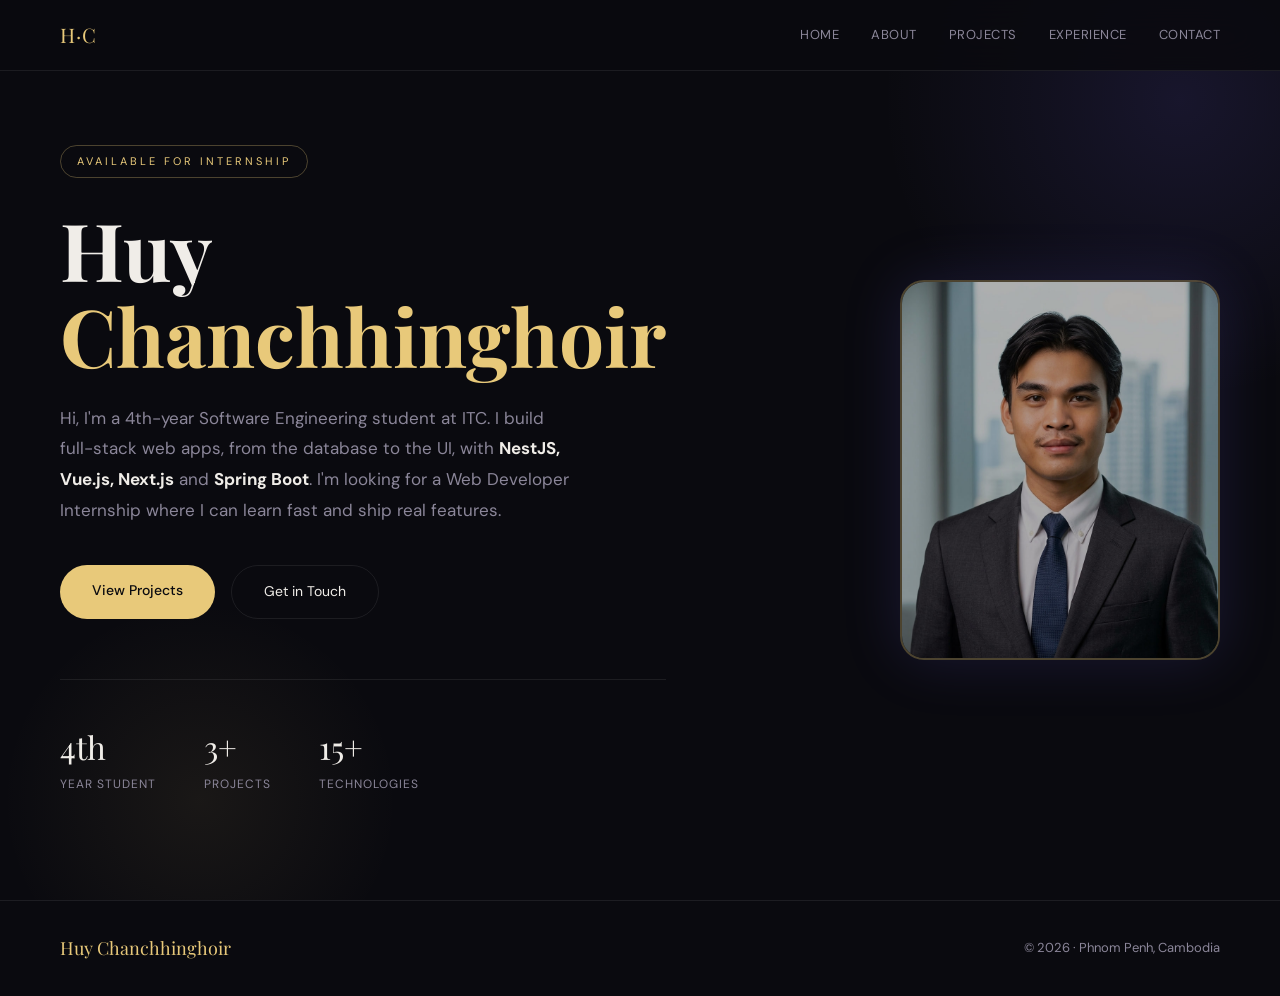
<file: index.html>
<!DOCTYPE html>
<html lang="en">
<head>
  <meta charset="UTF-8"/>
  <meta name="viewport" content="width=device-width, initial-scale=1.0"/>
  <title>Huy Chanchhinghoir | Portfolio</title>
  <link rel="stylesheet" href="assets/css/style.css"/>
  <style>
    .hero{flex-direction:row;justify-content:space-between;gap:60px}
    .hero-image-wrap{
      flex-shrink:0;display:flex;align-items:center;justify-content:center;z-index:1;
    }
    .hero-image-wrap img{
      width:320px;height:380px;
      object-fit:cover;
      border-radius:24px;
      border:2px solid rgba(232,201,122,0.3);
      box-shadow:0 0 60px rgba(124,106,255,0.15);
    }
    .hero-image-placeholder{
      width:320px;height:380px;
      border-radius:24px;
      border:2px dashed rgba(232,201,122,0.4);
      display:flex;flex-direction:column;
      align-items:center;justify-content:center;
      color:var(--muted);font-size:13px;text-align:center;gap:12px;
      background:rgba(232,201,122,0.03);
    }
    .hero-image-placeholder span{font-size:40px}
    @media(max-width:900px){
      .hero{flex-direction:column-reverse;align-items:flex-start}
      .hero-image-wrap img,
      .hero-image-placeholder{width:180px;height:180px;border-radius:50%}
    }
  </style>
</head>
<body>

<nav>
  <div class="logo">H·C</div>
  <ul>
    <li><a href="index.html">Home</a></li>
    <li><a href="about.html">About</a></li>
    <li><a href="projects.html">Projects</a></li>
    <li><a href="experience.html">Experience</a></li>
    <li><a href="contact.html">Contact</a></li>
  </ul>
</nav>

<section class="hero">

  <!-- LEFT: Text content -->
  <div class="hero-content">
    <div class="hero-tag fade-up">Available for internship</div>
    <h1 class="fade-up delay-1">
      Huy<br><span>Chanchhinghoir</span>
    </h1>
    <p class="hero-sub fade-up delay-2">
      Hi, I'm a 4th-year Software Engineering student at ITC. I build full-stack
      web apps, from the database to the UI, with
      <strong style="color:var(--text)">NestJS, Vue.js, Next.js</strong> and
      <strong style="color:var(--text)">Spring Boot</strong>. I'm looking for a
      Web Developer Internship where I can learn fast and ship real features.
    </p>
    <div class="hero-btns fade-up delay-3">
      <a class="btn-primary" href="projects.html">View Projects</a>
      <a class="btn-ghost"   href="contact.html">Get in Touch</a>
    </div>
    <div class="hero-meta fade-up delay-4">
      <div class="hero-meta-item">
        <div class="hero-meta-num">4th</div>
        <div class="hero-meta-label">Year Student</div>
      </div>
      <div class="hero-meta-item">
        <div class="hero-meta-num">3+</div>
        <div class="hero-meta-label">Projects</div>
      </div>
      <div class="hero-meta-item">
        <div class="hero-meta-num">15+</div>
        <div class="hero-meta-label">Technologies</div>
      </div>
    </div>
  </div>

  <!-- RIGHT: Your photo — replace huy.jpg with your actual filename -->
  <div class="hero-image-wrap fade-up delay-2">

    <img src="assets/images/huy.jpg" alt="Huy Chanchhinghoir"/>

  </div>

</section>

<footer>
  <div class="footer-logo">Huy Chanchhinghoir</div>
  <div class="footer-copy">© 2026 · Phnom Penh, Cambodia</div>
</footer>

<script src="assets/js/main.js"></script>
</body>
</html>
</file>
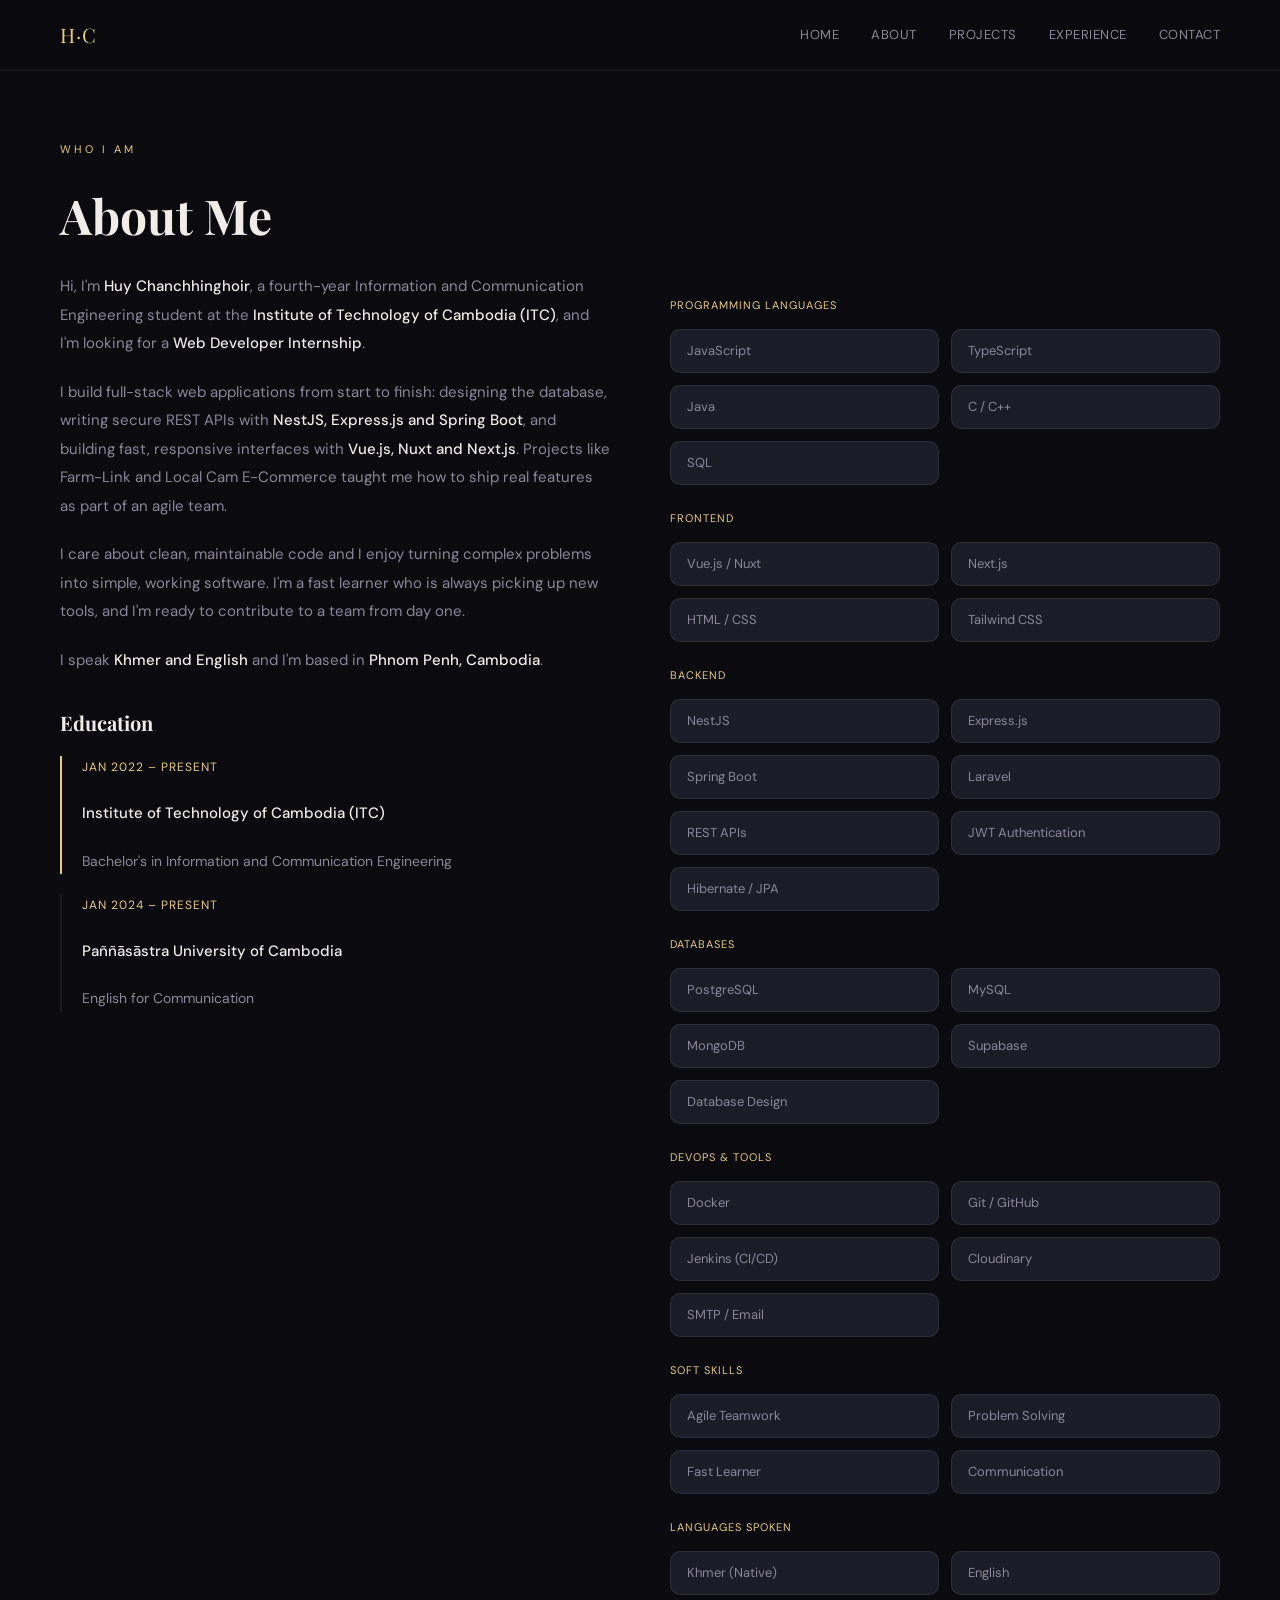
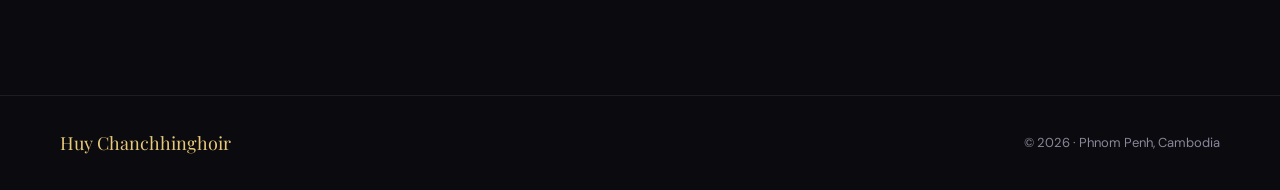
<file: about.html>
<!DOCTYPE html>
<html lang="en">
<head>
  <meta charset="UTF-8"/>
  <meta name="viewport" content="width=device-width, initial-scale=1.0"/>
  <title>About | Huy Chanchhinghoir</title>
  <link rel="stylesheet" href="assets/css/style.css"/>
</head>
<body>

<nav>
  <div class="logo">H·C</div>
  <ul>
    <li><a href="index.html">Home</a></li>
    <li><a href="about.html">About</a></li>
    <li><a href="projects.html">Projects</a></li>
    <li><a href="experience.html">Experience</a></li>
    <li><a href="contact.html">Contact</a></li>
  </ul>
</nav>

<section style="padding-top:140px">
  <p class="section-eyebrow">Who I Am</p>
  <h2 class="section-title">About Me</h2>

  <div class="about-grid">
    <div class="about-text">
      <p>
        Hi, I'm <strong>Huy Chanchhinghoir</strong>, a fourth-year Information and
        Communication Engineering student at the <strong>Institute of Technology of
        Cambodia (ITC)</strong>, and I'm looking for a <strong>Web Developer Internship</strong>.
      </p>
      <p>
        I build full-stack web applications from start to finish: designing the
        database, writing secure REST APIs with <strong>NestJS, Express.js and Spring
        Boot</strong>, and building fast, responsive interfaces with <strong>Vue.js,
        Nuxt and Next.js</strong>. Projects like Farm-Link and Local Cam E-Commerce taught
        me how to ship real features as part of an agile team.
      </p>
      <p>
        I care about clean, maintainable code and I enjoy turning complex problems
        into simple, working software. I'm a fast learner who is always picking up
        new tools, and I'm ready to contribute to a team from day one.
      </p>
      <p>
        I speak <strong>Khmer and English</strong> and I'm based in
        <strong>Phnom Penh, Cambodia</strong>.
      </p>

      <h3 style="font-family:'Playfair Display',serif;margin:32px 0 16px;font-size:20px">Education</h3>
      <div style="border-left:2px solid var(--accent);padding-left:20px;margin-bottom:20px">
        <p style="font-size:12px;color:var(--accent);text-transform:uppercase;letter-spacing:1px">Jan 2022 – Present</p>
        <p style="font-weight:500;color:var(--text)">Institute of Technology of Cambodia (ITC)</p>
        <p style="color:var(--muted);font-size:14px">Bachelor's in Information and Communication Engineering</p>
      </div>
      <div style="border-left:2px solid var(--border);padding-left:20px">
        <p style="font-size:12px;color:var(--accent);text-transform:uppercase;letter-spacing:1px">Jan 2024 – Present</p>
        <p style="font-weight:500;color:var(--text)">Paññāsāstra University of Cambodia</p>
        <p style="color:var(--muted);font-size:14px">English for Communication</p>
      </div>
    </div>

    <div>
      <span class="skill-cat">Programming Languages</span>
      <div class="skills-grid">
        <div class="skill-chip">JavaScript</div>
        <div class="skill-chip">TypeScript</div>
        <div class="skill-chip">Java</div>
        <div class="skill-chip">C / C++</div>
        <div class="skill-chip">SQL</div>
      </div>

      <span class="skill-cat">Frontend</span>
      <div class="skills-grid">
        <div class="skill-chip">Vue.js / Nuxt</div>
        <div class="skill-chip">Next.js</div>
        <div class="skill-chip">HTML / CSS</div>
        <div class="skill-chip">Tailwind CSS</div>
      </div>

      <span class="skill-cat">Backend</span>
      <div class="skills-grid">
        <div class="skill-chip">NestJS</div>
        <div class="skill-chip">Express.js</div>
        <div class="skill-chip">Spring Boot</div>
        <div class="skill-chip">Laravel</div>
        <div class="skill-chip">REST APIs</div>
        <div class="skill-chip">JWT Authentication</div>
        <div class="skill-chip">Hibernate / JPA</div>
      </div>

      <span class="skill-cat">Databases</span>
      <div class="skills-grid">
        <div class="skill-chip">PostgreSQL</div>
        <div class="skill-chip">MySQL</div>
        <div class="skill-chip">MongoDB</div>
        <div class="skill-chip">Supabase</div>
        <div class="skill-chip">Database Design</div>
      </div>

      <span class="skill-cat">DevOps & Tools</span>
      <div class="skills-grid">
        <div class="skill-chip">Docker</div>
        <div class="skill-chip">Git / GitHub</div>
        <div class="skill-chip">Jenkins (CI/CD)</div>
        <div class="skill-chip">Cloudinary</div>
        <div class="skill-chip">SMTP / Email</div>
      </div>

      <span class="skill-cat">Soft Skills</span>
      <div class="skills-grid">
        <div class="skill-chip">Agile Teamwork</div>
        <div class="skill-chip">Problem Solving</div>
        <div class="skill-chip">Fast Learner</div>
        <div class="skill-chip">Communication</div>
      </div>

      <span class="skill-cat">Languages Spoken</span>
      <div class="skills-grid">
        <div class="skill-chip">Khmer (Native)</div>
        <div class="skill-chip">English</div>
      </div>
    </div>
  </div>
</section>

<footer>
  <div class="footer-logo">Huy Chanchhinghoir</div>
  <div class="footer-copy">© 2026 · Phnom Penh, Cambodia</div>
</footer>

<script src="assets/js/main.js"></script>
</body>
</html>
</file>
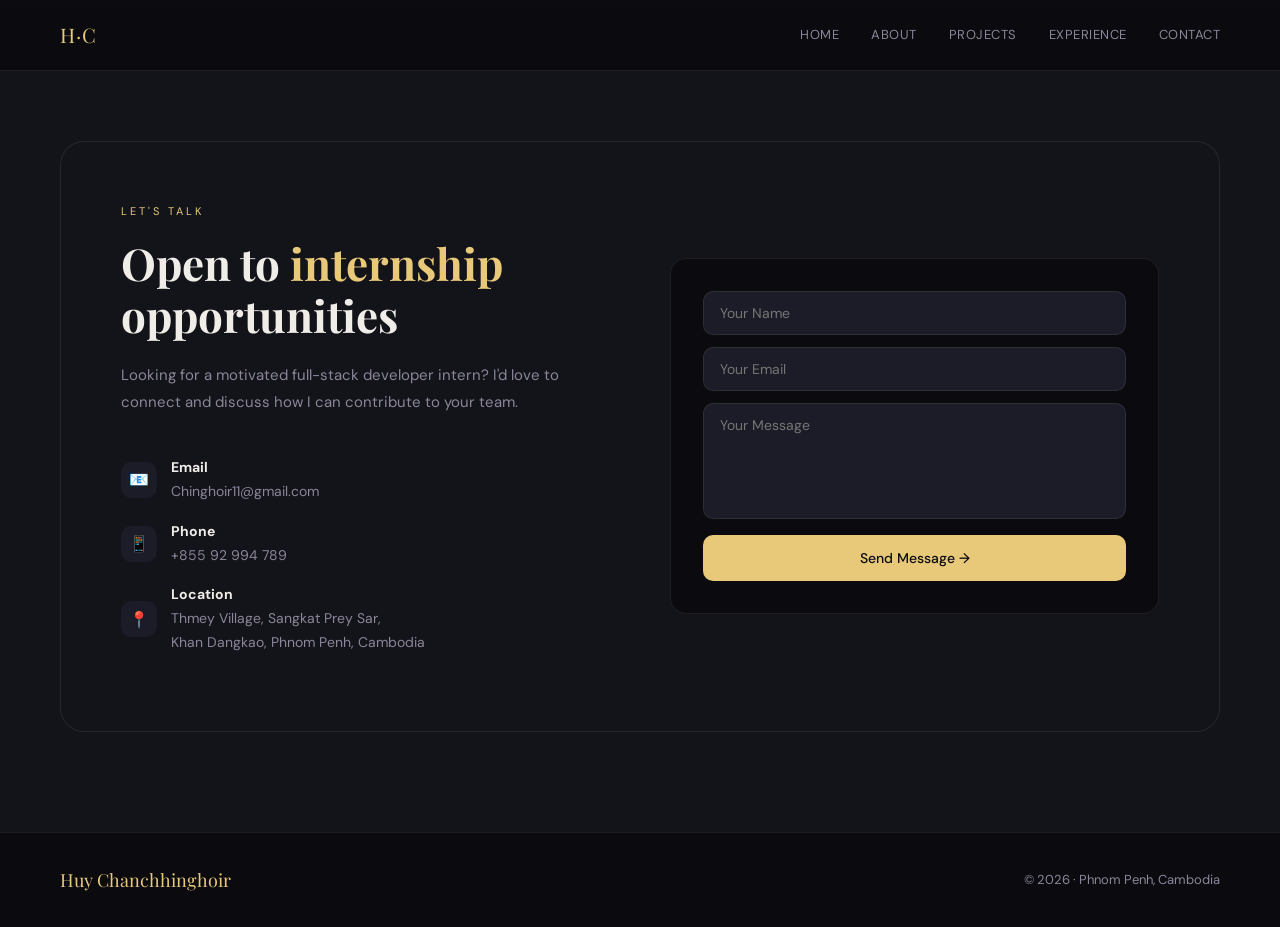
<file: contact.html>
<!DOCTYPE html>
<html lang="en">
<head>
  <meta charset="UTF-8"/>
  <meta name="viewport" content="width=device-width, initial-scale=1.0"/>
  <title>Contact | Huy Chanchhinghoir</title>
  <link rel="stylesheet" href="assets/css/style.css"/>
</head>
<body>

<nav>
  <div class="logo">H·C</div>
  <ul>
    <li><a href="index.html">Home</a></li>
    <li><a href="about.html">About</a></li>
    <li><a href="projects.html">Projects</a></li>
    <li><a href="experience.html">Experience</a></li>
    <li><a href="contact.html">Contact</a></li>
  </ul>
</nav>

<section style="padding-top:140px;background:var(--surface);border-top:1px solid var(--border)">
  <div class="contact-wrap">

    <div>
      <p class="section-eyebrow">Let's Talk</p>
      <h2 class="contact-big">Open to <span>internship</span> opportunities</h2>
      <p style="color:var(--muted);margin-bottom:40px;line-height:1.8">
        Looking for a motivated full-stack developer intern? I'd love to connect
        and discuss how I can contribute to your team.
      </p>

      <div class="contact-detail">
        <div class="contact-icon">📧</div>
        <div>
          <strong>Email</strong><br>
          <a href="mailto:Chinghoir11@gmail.com" style="color:var(--muted);text-decoration:none">
            Chinghoir11@gmail.com
          </a>
        </div>
      </div>

      <div class="contact-detail">
        <div class="contact-icon">📱</div>
        <div>
          <strong>Phone</strong><br>
          <a href="tel:+85592994789" style="color:var(--muted);text-decoration:none">
            +855 92 994 789
          </a>
        </div>
      </div>

      <div class="contact-detail">
        <div class="contact-icon">📍</div>
        <div>
          <strong>Location</strong><br>
          Thmey Village, Sangkat Prey Sar,<br>Khan Dangkao, Phnom Penh, Cambodia
        </div>
      </div>
    </div>

    <div class="contact-form">
      <input type="text"   placeholder="Your Name"/>
      <input type="email"  placeholder="Your Email"/>
      <textarea rows="5"   placeholder="Your Message"></textarea>
      <button type="button">Send Message →</button>
    </div>

  </div>
</section>

<footer>
  <div class="footer-logo">Huy Chanchhinghoir</div>
  <div class="footer-copy">© 2026 · Phnom Penh, Cambodia</div>
</footer>

<script src="assets/js/main.js"></script>
</body>
</html>
</file>
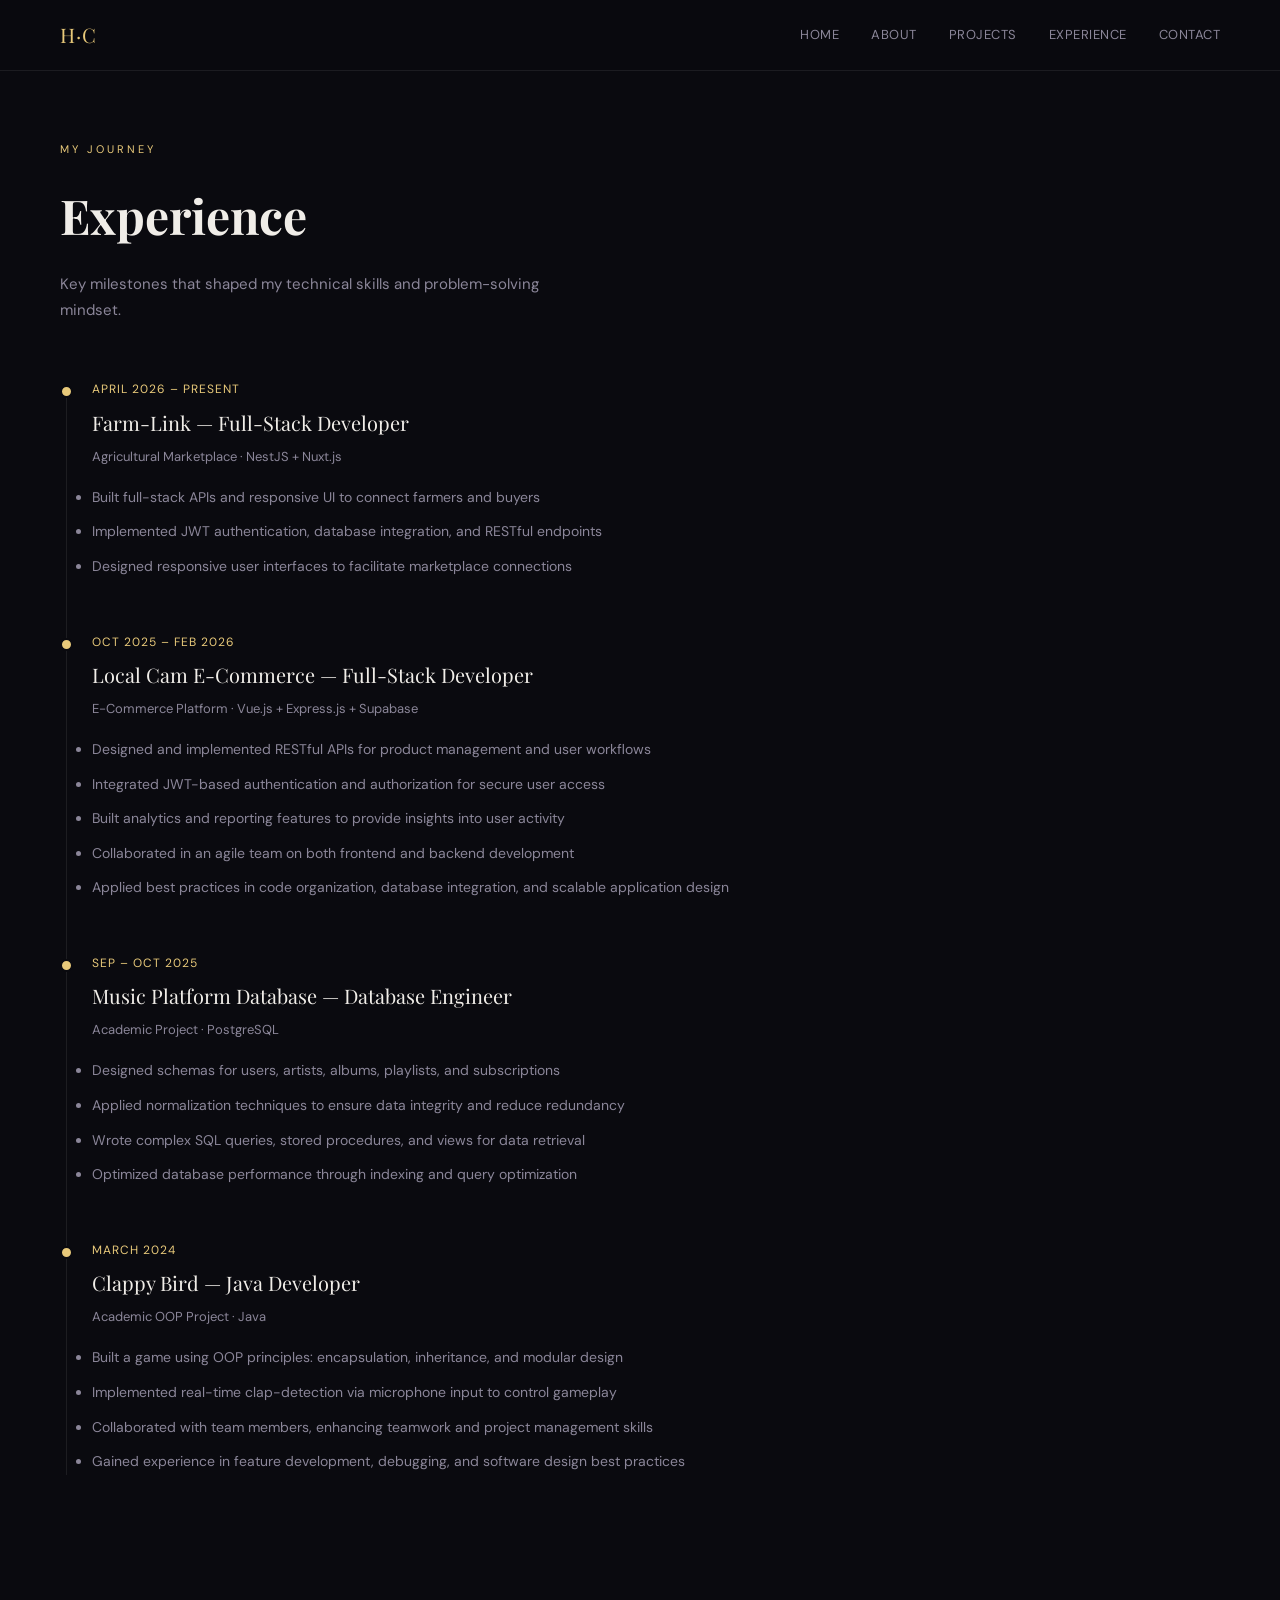
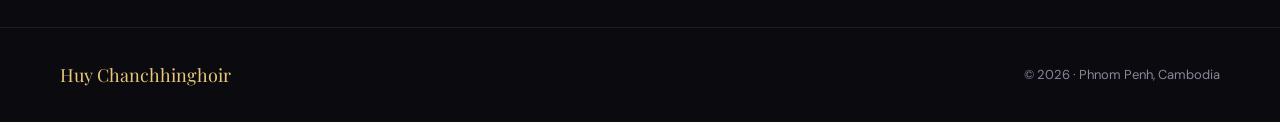
<file: experience.html>
<!DOCTYPE html>
<html lang="en">
<head>
  <meta charset="UTF-8"/>
  <meta name="viewport" content="width=device-width, initial-scale=1.0"/>
  <title>Experience | Huy Chanchhinghoir</title>
  <link rel="stylesheet" href="assets/css/style.css"/>
</head>
<body>

<nav>
  <div class="logo">H·C</div>
  <ul>
    <li><a href="index.html">Home</a></li>
    <li><a href="about.html">About</a></li>
    <li><a href="projects.html">Projects</a></li>
    <li><a href="experience.html">Experience</a></li>
    <li><a href="contact.html">Contact</a></li>
  </ul>
</nav>

<section style="padding-top:140px">
  <p class="section-eyebrow">My Journey</p>
  <h2 class="section-title">Experience</h2>
  <p class="section-sub">Key milestones that shaped my technical skills and problem-solving mindset.</p>

  <div class="exp-timeline">

    <div class="exp-item">
      <div class="exp-dot"></div>
      <div class="exp-period">April 2026 – Present</div>
      <div class="exp-role">Farm-Link — Full-Stack Developer</div>
      <div class="exp-company">Agricultural Marketplace · NestJS + Nuxt.js</div>
      <ul class="exp-desc">
        <li>Built full-stack APIs and responsive UI to connect farmers and buyers</li>
        <li>Implemented JWT authentication, database integration, and RESTful endpoints</li>
        <li>Designed responsive user interfaces to facilitate marketplace connections</li>
      </ul>
    </div>

    <div class="exp-item">
      <div class="exp-dot"></div>
      <div class="exp-period">Oct 2025 – Feb 2026</div>
      <div class="exp-role">Local Cam E-Commerce — Full-Stack Developer</div>
      <div class="exp-company">E-Commerce Platform · Vue.js + Express.js + Supabase</div>
      <ul class="exp-desc">
        <li>Designed and implemented RESTful APIs for product management and user workflows</li>
        <li>Integrated JWT-based authentication and authorization for secure user access</li>
        <li>Built analytics and reporting features to provide insights into user activity</li>
        <li>Collaborated in an agile team on both frontend and backend development</li>
        <li>Applied best practices in code organization, database integration, and scalable application design</li>
      </ul>
    </div>

    <div class="exp-item">
      <div class="exp-dot"></div>
      <div class="exp-period">Sep – Oct 2025</div>
      <div class="exp-role">Music Platform Database — Database Engineer</div>
      <div class="exp-company">Academic Project · PostgreSQL</div>
      <ul class="exp-desc">
        <li>Designed schemas for users, artists, albums, playlists, and subscriptions</li>
        <li>Applied normalization techniques to ensure data integrity and reduce redundancy</li>
        <li>Wrote complex SQL queries, stored procedures, and views for data retrieval</li>
        <li>Optimized database performance through indexing and query optimization</li>
      </ul>
    </div>

    <div class="exp-item">
      <div class="exp-dot"></div>
      <div class="exp-period">March 2024</div>
      <div class="exp-role">Clappy Bird — Java Developer</div>
      <div class="exp-company">Academic OOP Project · Java</div>
      <ul class="exp-desc">
        <li>Built a game using OOP principles: encapsulation, inheritance, and modular design</li>
        <li>Implemented real-time clap-detection via microphone input to control gameplay</li>
        <li>Collaborated with team members, enhancing teamwork and project management skills</li>
        <li>Gained experience in feature development, debugging, and software design best practices</li>
      </ul>
    </div>

  </div>
</section>

<footer>
  <div class="footer-logo">Huy Chanchhinghoir</div>
  <div class="footer-copy">© 2026 · Phnom Penh, Cambodia</div>
</footer>

<script src="assets/js/main.js"></script>
</body>
</html>
</file>
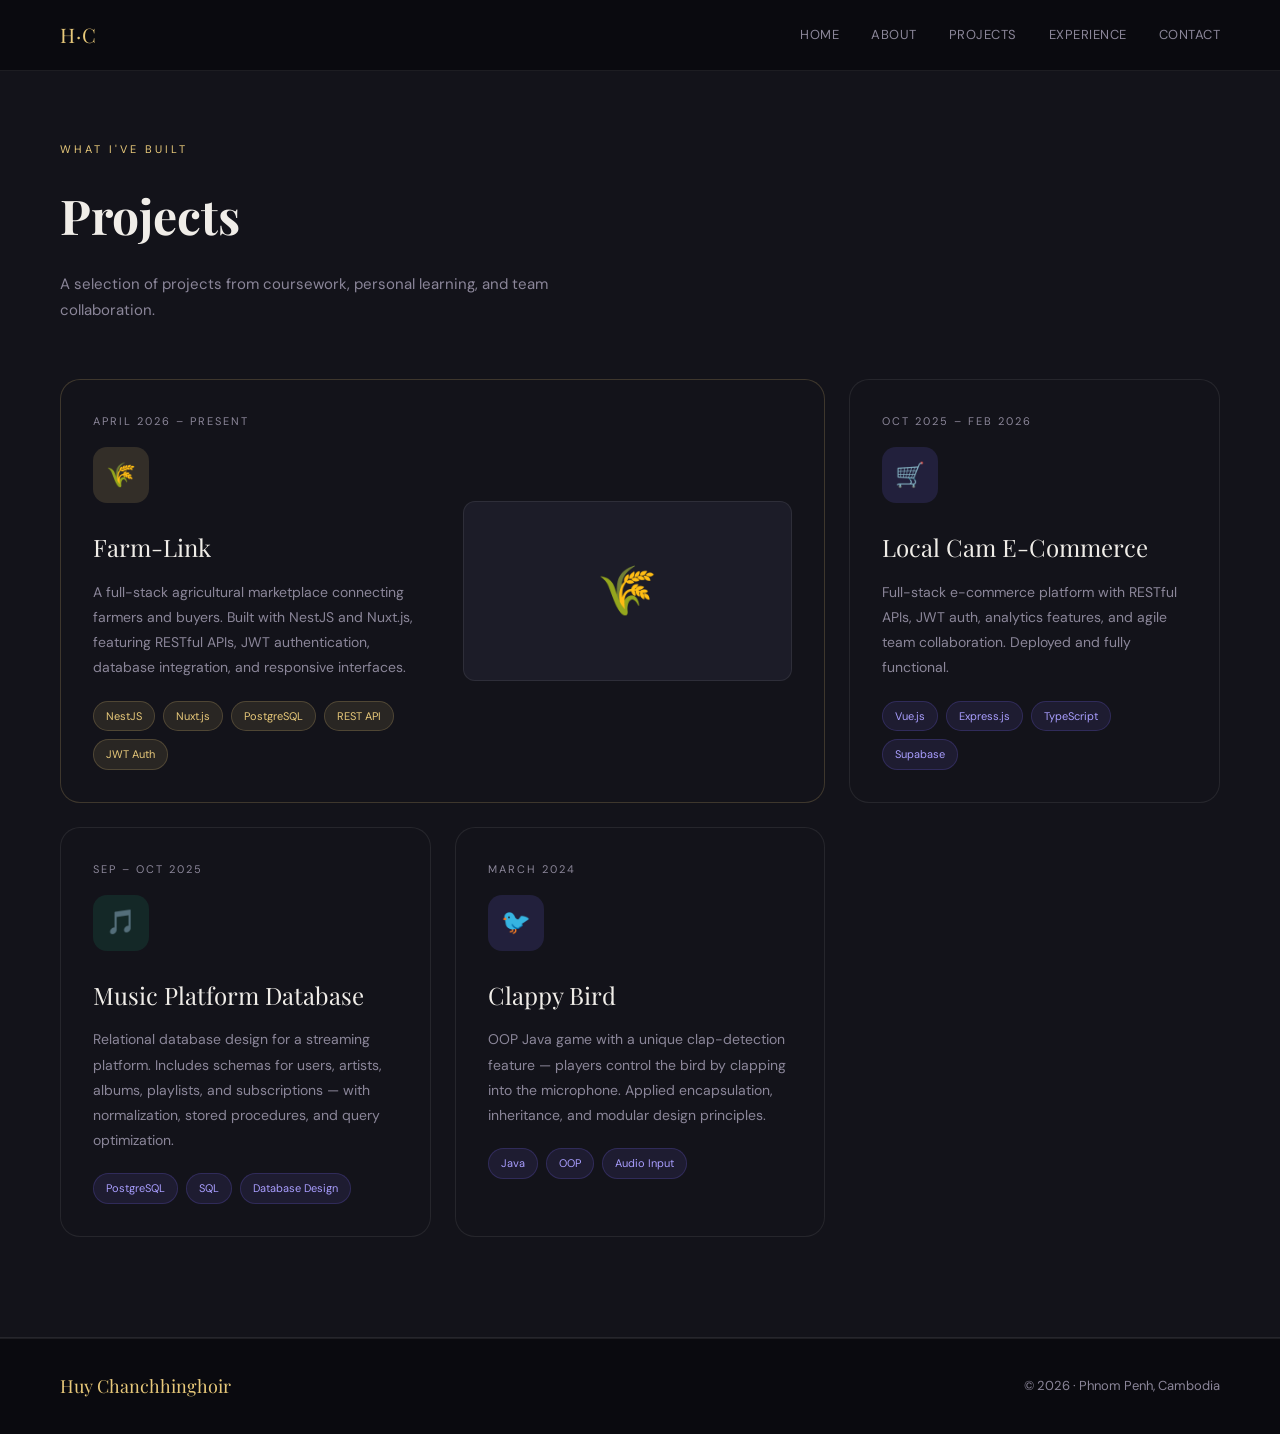
<file: projects.html>
<!DOCTYPE html>
<html lang="en">
<head>
  <meta charset="UTF-8"/>
  <meta name="viewport" content="width=device-width, initial-scale=1.0"/>
  <title>Projects | Huy Chanchhinghoir</title>
  <link rel="stylesheet" href="assets/css/style.css"/>
</head>
<body>

<nav>
  <div class="logo">H·C</div>
  <ul>
    <li><a href="index.html">Home</a></li>
    <li><a href="about.html">About</a></li>
    <li><a href="projects.html">Projects</a></li>
    <li><a href="experience.html">Experience</a></li>
    <li><a href="contact.html">Contact</a></li>
  </ul>
</nav>

<section style="padding-top:140px;background:var(--surface);border-bottom:1px solid var(--border)">
  <p class="section-eyebrow">What I've Built</p>
  <h2 class="section-title">Projects</h2>
  <p class="section-sub">A selection of projects from coursework, personal learning, and team collaboration.</p>

  <div class="projects-grid">

    <!-- Farm-Link (featured) -->
    <div class="project-card featured">
      <div>
        <div class="proj-year">April 2026 – Present</div>
        <div class="proj-icon gold">🌾</div>
        <div class="proj-title">Farm-Link</div>
        <p class="proj-desc">
          A full-stack agricultural marketplace connecting farmers and buyers.
          Built with NestJS and Nuxt.js, featuring RESTful APIs, JWT
          authentication, database integration, and responsive interfaces.
        </p>
        <div class="proj-tags">
          <span class="proj-tag gold">NestJS</span>
          <span class="proj-tag gold">Nuxt.js</span>
          <span class="proj-tag gold">PostgreSQL</span>
          <span class="proj-tag gold">REST API</span>
          <span class="proj-tag gold">JWT Auth</span>
        </div>
      </div>
      <div class="proj-visual">🌾</div>
    </div>

    <!-- Local Cam E-Commerce -->
    <div class="project-card">
      <div class="proj-year">Oct 2025 – Feb 2026</div>
      <div class="proj-icon purple">🛒</div>
      <div class="proj-title">Local Cam E-Commerce</div>
      <p class="proj-desc">
        Full-stack e-commerce platform with RESTful APIs, JWT auth, analytics
        features, and agile team collaboration. Deployed and fully functional.
      </p>
      <div class="proj-tags">
        <span class="proj-tag">Vue.js</span>
        <span class="proj-tag">Express.js</span>
        <span class="proj-tag">TypeScript</span>
        <span class="proj-tag">Supabase</span>
      </div>
    </div>

    <!-- Music Platform DB -->
    <div class="project-card">
      <div class="proj-year">Sep – Oct 2025</div>
      <div class="proj-icon teal">🎵</div>
      <div class="proj-title">Music Platform Database</div>
      <p class="proj-desc">
        Relational database design for a streaming platform. Includes schemas
        for users, artists, albums, playlists, and subscriptions — with
        normalization, stored procedures, and query optimization.
      </p>
      <div class="proj-tags">
        <span class="proj-tag">PostgreSQL</span>
        <span class="proj-tag">SQL</span>
        <span class="proj-tag">Database Design</span>
      </div>
    </div>

    <!-- Clappy Bird -->
    <div class="project-card">
      <div class="proj-year">March 2024</div>
      <div class="proj-icon purple">🐦</div>
      <div class="proj-title">Clappy Bird</div>
      <p class="proj-desc">
        OOP Java game with a unique clap-detection feature — players control
        the bird by clapping into the microphone. Applied encapsulation,
        inheritance, and modular design principles.
      </p>
      <div class="proj-tags">
        <span class="proj-tag">Java</span>
        <span class="proj-tag">OOP</span>
        <span class="proj-tag">Audio Input</span>
      </div>
    </div>

  </div>
</section>

<footer>
  <div class="footer-logo">Huy Chanchhinghoir</div>
  <div class="footer-copy">© 2026 · Phnom Penh, Cambodia</div>
</footer>

<script src="assets/js/main.js"></script>
</body>
</html>
</file>
<file: assets/css/style.css>
@import url('https://fonts.googleapis.com/css2?family=Playfair+Display:wght@400;700&family=DM+Sans:wght@300;400;500&display=swap');

*{margin:0;padding:0;box-sizing:border-box}

:root{
  --bg:#0a0a0f;
  --surface:#13131a;
  --surface2:#1c1c28;
  --accent:#e8c97a;
  --accent2:#7c6aff;
  --text:#f0ede8;
  --muted:#8b8699;
  --border:rgba(255,255,255,0.08);
}

html{scroll-behavior:smooth}
body{background:var(--bg);color:var(--text);font-family:'DM Sans',sans-serif;font-size:15px;line-height:1.7;overflow-x:hidden}

/* ── NAV ── */
nav{
  position:fixed;top:0;left:0;right:0;z-index:100;
  display:flex;justify-content:space-between;align-items:center;
  padding:18px 60px;
  background:rgba(10,10,15,0.85);
  backdrop-filter:blur(20px);
  border-bottom:1px solid var(--border);
}
.logo{font-family:'Playfair Display',serif;font-size:20px;color:var(--accent);letter-spacing:1px}
nav ul{display:flex;gap:32px;list-style:none}
nav a{color:var(--muted);text-decoration:none;font-size:13px;letter-spacing:0.5px;text-transform:uppercase;transition:color 0.3s}
nav a:hover{color:var(--accent)}

/* ── HERO ── */
.hero{
  min-height:100vh;display:flex;align-items:center;
  padding:120px 60px 80px;
  position:relative;overflow:hidden;
}
.hero::before{
  content:'';position:absolute;top:-200px;right:-200px;
  width:600px;height:600px;
  background:radial-gradient(circle,rgba(124,106,255,0.12) 0%,transparent 70%);
  pointer-events:none;
}
.hero::after{
  content:'';position:absolute;bottom:-100px;left:0;
  width:400px;height:400px;
  background:radial-gradient(circle,rgba(232,201,122,0.07) 0%,transparent 70%);
  pointer-events:none;
}
.hero-content{max-width:700px;z-index:1}
.hero-tag{
  display:inline-block;
  font-size:11px;letter-spacing:3px;text-transform:uppercase;
  color:var(--accent);border:1px solid rgba(232,201,122,0.3);
  padding:6px 16px;border-radius:100px;margin-bottom:28px;
}
.hero h1{
  font-family:'Playfair Display',serif;
  font-size:clamp(48px,7vw,80px);
  line-height:1.08;font-weight:700;margin-bottom:24px;
}
.hero h1 span{color:var(--accent)}
.hero-sub{font-size:17px;color:var(--muted);max-width:520px;margin-bottom:40px;line-height:1.8}
.hero-btns{display:flex;gap:16px;flex-wrap:wrap}

.btn-primary{
  padding:14px 32px;background:var(--accent);color:#0a0a0f;
  border-radius:100px;font-weight:500;text-decoration:none;font-size:14px;
  transition:transform 0.2s,box-shadow 0.2s;
}
.btn-primary:hover{transform:translateY(-2px);box-shadow:0 12px 32px rgba(232,201,122,0.3)}
.btn-ghost{
  padding:14px 32px;border:1px solid var(--border);color:var(--text);
  border-radius:100px;font-size:14px;text-decoration:none;
  transition:border-color 0.2s,background 0.2s;
}
.btn-ghost:hover{border-color:rgba(255,255,255,0.3);background:rgba(255,255,255,0.04)}

.hero-meta{
  display:flex;gap:48px;margin-top:60px;padding-top:40px;
  border-top:1px solid var(--border);
}
.hero-meta-num{font-family:'Playfair Display',serif;font-size:32px;color:var(--text)}
.hero-meta-label{font-size:12px;color:var(--muted);text-transform:uppercase;letter-spacing:1px}

/* ── SECTIONS ── */
section{padding:100px 60px}
.section-eyebrow{font-size:11px;letter-spacing:3px;text-transform:uppercase;color:var(--accent);margin-bottom:16px}
.section-title{font-family:'Playfair Display',serif;font-size:clamp(32px,4vw,48px);margin-bottom:16px}
.section-sub{color:var(--muted);max-width:500px;margin-bottom:56px}

/* ── ABOUT ── */
.about-grid{display:grid;grid-template-columns:1fr 1fr;gap:60px;align-items:start}
.about-text p{color:var(--muted);margin-bottom:20px;line-height:1.9}
.about-text p strong{color:var(--text);font-weight:500}
.skills-grid{display:grid;grid-template-columns:1fr 1fr;gap:12px}
.skill-chip{
  background:var(--surface2);border:1px solid var(--border);
  padding:10px 16px;border-radius:10px;font-size:13px;
  color:var(--muted);transition:border-color 0.2s,color 0.2s;
}
.skill-chip:hover{border-color:rgba(232,201,122,0.3);color:var(--text)}
.skill-cat{font-size:11px;letter-spacing:1px;text-transform:uppercase;color:var(--accent);display:block;margin-bottom:14px;margin-top:24px}

/* ── PROJECTS ── */
.projects-grid{display:grid;grid-template-columns:repeat(auto-fit,minmax(300px,1fr));gap:24px}
.project-card{
  background:var(--surface);border:1px solid var(--border);
  border-radius:20px;padding:32px;
  transition:transform 0.3s,border-color 0.3s;cursor:pointer;
  position:relative;overflow:hidden;
}
.project-card::before{
  content:'';position:absolute;inset:0;
  background:linear-gradient(135deg,rgba(124,106,255,0.04) 0%,transparent 60%);
  opacity:0;transition:opacity 0.3s;
}
.project-card:hover::before{opacity:1}
.project-card:hover{transform:translateY(-4px);border-color:rgba(124,106,255,0.3)}
.project-card.featured{
  border-color:rgba(232,201,122,0.2);
  grid-column:span 2;
  display:grid;grid-template-columns:1fr 1fr;gap:40px;align-items:center;
}
.project-card.featured::before{background:linear-gradient(135deg,rgba(232,201,122,0.05) 0%,transparent 60%)}
.project-card.featured:hover{border-color:rgba(232,201,122,0.4)}

.proj-year{font-size:11px;letter-spacing:2px;text-transform:uppercase;color:var(--muted);margin-bottom:16px}
.proj-title{font-family:'Playfair Display',serif;font-size:24px;margin-bottom:12px}
.proj-desc{color:var(--muted);font-size:14px;line-height:1.8;margin-bottom:20px}
.proj-tags{display:flex;flex-wrap:wrap;gap:8px}
.proj-tag{
  font-size:11px;padding:5px 12px;border-radius:100px;
  background:rgba(124,106,255,0.1);color:#a99eff;border:1px solid rgba(124,106,255,0.2);
}
.proj-tag.gold{background:rgba(232,201,122,0.1);color:var(--accent);border-color:rgba(232,201,122,0.2)}
.proj-icon{
  width:56px;height:56px;border-radius:14px;
  display:flex;align-items:center;justify-content:center;
  font-size:24px;margin-bottom:24px;
}
.proj-icon.purple{background:rgba(124,106,255,0.15)}
.proj-icon.gold{background:rgba(232,201,122,0.15)}
.proj-icon.teal{background:rgba(29,158,117,0.15)}
.proj-visual{
  background:var(--surface2);border-radius:12px;
  height:180px;display:flex;align-items:center;justify-content:center;
  border:1px solid var(--border);font-size:48px;
}

/* ── EXPERIENCE ── */
.exp-timeline{position:relative;padding-left:32px}
.exp-timeline::before{
  content:'';position:absolute;left:6px;top:8px;bottom:0;
  width:1px;background:var(--border);
}
.exp-item{position:relative;margin-bottom:52px}
.exp-dot{
  position:absolute;left:-32px;top:6px;
  width:13px;height:13px;border-radius:50%;
  background:var(--accent);border:2px solid var(--bg);
}
.exp-period{font-size:12px;color:var(--accent);letter-spacing:1px;text-transform:uppercase;margin-bottom:6px}
.exp-role{font-family:'Playfair Display',serif;font-size:20px;margin-bottom:6px}
.exp-company{font-size:13px;color:var(--muted);margin-bottom:16px}
.exp-desc{color:var(--muted);font-size:14px;line-height:1.9}
.exp-desc li{margin-bottom:8px}

/* ── CONTACT ── */
.contact-wrap{
  background:var(--surface);border:1px solid var(--border);border-radius:24px;
  padding:60px;display:grid;grid-template-columns:1fr 1fr;gap:60px;align-items:center;
}
.contact-big{font-family:'Playfair Display',serif;font-size:clamp(28px,4vw,44px);line-height:1.2;margin-bottom:20px}
.contact-big span{color:var(--accent)}
.contact-detail{display:flex;gap:14px;align-items:center;margin-bottom:16px;color:var(--muted);font-size:14px}
.contact-detail strong{color:var(--text)}
.contact-icon{
  width:36px;height:36px;background:var(--surface2);border-radius:10px;
  display:flex;align-items:center;justify-content:center;font-size:16px;flex-shrink:0;
}
.contact-form{background:var(--bg);border-radius:16px;padding:32px;border:1px solid var(--border)}
.contact-form input,
.contact-form textarea{
  width:100%;padding:12px 16px;
  background:var(--surface2);border:1px solid var(--border);
  border-radius:10px;color:var(--text);
  font-family:'DM Sans',sans-serif;font-size:14px;
  outline:none;margin-bottom:12px;display:block;
}
.contact-form textarea{resize:none;margin-bottom:16px}
.contact-form button{
  width:100%;padding:14px;background:var(--accent);color:#0a0a0f;
  border:none;border-radius:10px;
  font-family:'DM Sans',sans-serif;font-size:14px;font-weight:500;cursor:pointer;
  transition:opacity 0.2s;
}
.contact-form button:hover{opacity:0.9}

/* ── FOOTER ── */
footer{
  border-top:1px solid var(--border);padding:32px 60px;
  display:flex;justify-content:space-between;align-items:center;
}
.footer-logo{font-family:'Playfair Display',serif;color:var(--accent);font-size:18px}
.footer-copy{color:var(--muted);font-size:13px}

/* ── ANIMATIONS ── */
@keyframes fadeUp{from{opacity:0;transform:translateY(30px)}to{opacity:1;transform:translateY(0)}}
.fade-up{animation:fadeUp 0.8s ease both}
.delay-1{animation-delay:0.1s}
.delay-2{animation-delay:0.2s}
.delay-3{animation-delay:0.3s}
.delay-4{animation-delay:0.4s}

/* ── RESPONSIVE ── */
@media(max-width:768px){
  nav{padding:16px 24px}
  nav ul{gap:16px}
  .hero{padding:100px 24px 60px}
  .hero-meta{gap:24px}
  section{padding:70px 24px}
  .about-grid,
  .projects-grid,
  .project-card.featured,
  .contact-wrap{grid-template-columns:1fr}
  .project-card.featured{grid-column:auto}
  footer{padding:24px;flex-direction:column;gap:12px;text-align:center}
}
</file>
